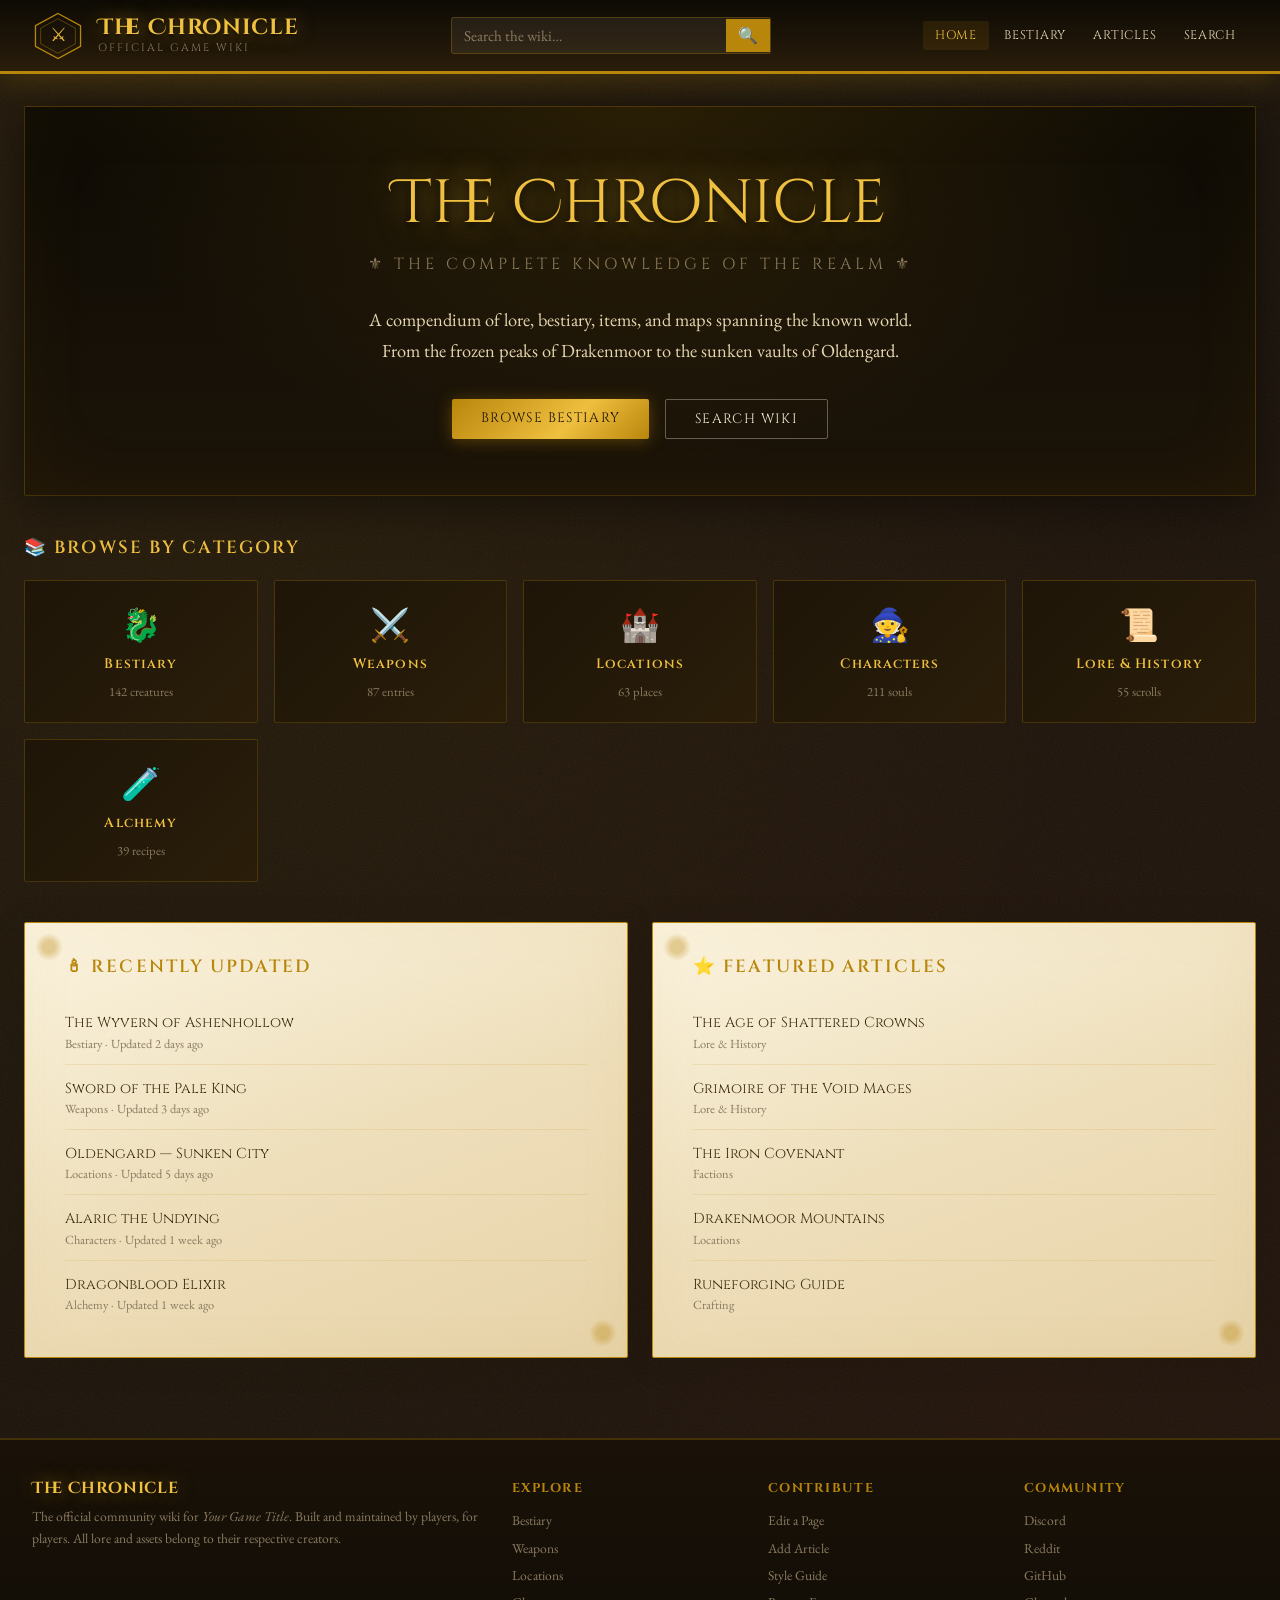
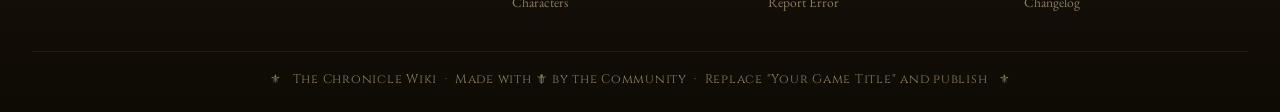
<file: wiki.html>
<!DOCTYPE html>
<html lang="en">
<head>
  <meta charset="UTF-8" />
  <meta name="viewport" content="width=device-width, initial-scale=1.0"/>
  <title>The Chronicle — Game Wiki</title>
  <link href="https://fonts.googleapis.com/css2?family=Cinzel+Decorative:wght@400;700&family=Cinzel:wght@400;600;700&family=EB+Garamond:ital,wght@0,400;0,500;1,400&display=swap" rel="stylesheet"/>
  <style>
    :root {
      --parchment: #f4ead5;
      --parchment-dark: #e8d9b8;
      --ink: #1c1409;
      --ink-light: #3d2e10;
      --gold: #b8860b;
      --gold-light: #d4a017;
      --gold-bright: #f0c040;
      --crimson: #7a1c1c;
      --crimson-light: #a02020;
      --stone: #5a5040;
      --stone-light: #8a7a60;
      --shadow: rgba(28,20,9,0.18);
    }

    *, *::before, *::after { box-sizing: border-box; margin: 0; padding: 0; }

    body {
      font-family: 'EB Garamond', Georgia, serif;
      background-color: #1a1208;
      background-image:
        radial-gradient(ellipse at 20% 20%, rgba(184,134,11,0.07) 0%, transparent 60%),
        radial-gradient(ellipse at 80% 80%, rgba(122,28,28,0.07) 0%, transparent 60%),
        url("data:image/svg+xml,%3Csvg xmlns='http://www.w3.org/2000/svg' width='300' height='300'%3E%3Cfilter id='n'%3E%3CfeTurbulence type='fractalNoise' baseFrequency='0.75' numOctaves='4' stitchTiles='stitch'/%3E%3C/filter%3E%3Crect width='300' height='300' filter='url(%23n)' opacity='0.08'/%3E%3C/svg%3E");
      min-height: 100vh;
      color: var(--ink);
    }

    /* ── HEADER ── */
    #site-header {
      background: linear-gradient(180deg, #0e0b05 0%, #1e1508 60%, #2a1e0a 100%);
      border-bottom: 3px solid var(--gold);
      box-shadow: 0 4px 32px rgba(184,134,11,0.25);
      padding: 0 2rem;
      position: sticky; top: 0; z-index: 100;
    }
    .header-inner {
      max-width: 1300px; margin: 0 auto;
      display: flex; align-items: center; justify-content: space-between;
      gap: 1.5rem; padding: 0.6rem 0;
    }
    .site-logo {
      display: flex; align-items: center; gap: 0.9rem;
      text-decoration: none;
    }
    .logo-emblem {
      width: 52px; height: 52px; flex-shrink: 0;
    }
    .site-title {
      font-family: 'Cinzel Decorative', serif;
      font-size: 1.35rem; font-weight: 700;
      color: var(--gold-bright);
      text-shadow: 0 0 18px rgba(240,192,64,0.5), 0 2px 4px #000;
      letter-spacing: 0.04em; line-height: 1.1;
    }
    .site-subtitle {
      font-family: 'Cinzel', serif;
      font-size: 0.68rem; color: var(--stone-light);
      letter-spacing: 0.18em; text-transform: uppercase;
    }
    .header-search {
      display: flex; align-items: center;
      background: rgba(244,234,213,0.07);
      border: 1px solid rgba(184,134,11,0.3);
      border-radius: 3px; overflow: hidden;
      flex: 0 1 320px;
    }
    .header-search input {
      background: none; border: none; outline: none;
      color: var(--parchment); font-family: 'EB Garamond', serif;
      font-size: 0.95rem; padding: 0.45rem 0.75rem; width: 100%;
    }
    .header-search input::placeholder { color: var(--stone-light); }
    .header-search button {
      background: var(--gold); border: none; cursor: pointer;
      padding: 0.45rem 0.75rem; color: var(--ink); font-size: 1rem;
      transition: background 0.2s;
    }
    .header-search button:hover { background: var(--gold-bright); }
    nav.main-nav { display: flex; gap: 0.2rem; }
    nav.main-nav a {
      font-family: 'Cinzel', serif; font-size: 0.78rem;
      color: var(--parchment-dark); text-decoration: none;
      padding: 0.4rem 0.75rem; border-radius: 2px;
      letter-spacing: 0.06em; text-transform: uppercase;
      transition: color 0.2s, background 0.2s;
    }
    nav.main-nav a:hover, nav.main-nav a.active {
      color: var(--gold-bright); background: rgba(184,134,11,0.12);
    }

    /* ── LAYOUT ── */
    #app { max-width: 1300px; margin: 0 auto; padding: 2rem 1.5rem; }
    .page { display: none; }
    .page.active { display: block; animation: fadeIn 0.35s ease; }
    @keyframes fadeIn { from { opacity:0; transform:translateY(8px); } to { opacity:1; transform:none; } }

    /* ── BREADCRUMB ── */
    .breadcrumb {
      font-family: 'Cinzel', serif; font-size: 0.75rem;
      color: var(--stone-light); margin-bottom: 1.5rem;
      display: flex; align-items: center; gap: 0.5rem;
      letter-spacing: 0.05em;
    }
    .breadcrumb a { color: var(--gold); text-decoration: none; }
    .breadcrumb a:hover { color: var(--gold-bright); }
    .breadcrumb span { color: var(--stone-light); }

    /* ── PARCHMENT CARD ── */
    .parchment {
      background: var(--parchment);
      background-image:
        url("data:image/svg+xml,%3Csvg xmlns='http://www.w3.org/2000/svg' width='200' height='200'%3E%3Cfilter id='p'%3E%3CfeTurbulence type='fractalNoise' baseFrequency='0.5' numOctaves='3' stitchTiles='stitch'/%3E%3C/filter%3E%3Crect width='200' height='200' filter='url(%23p)' opacity='0.06'/%3E%3C/svg%3E"),
        linear-gradient(160deg, #fdf5e0 0%, #f0e0bb 50%, #e8d4a8 100%);
      border: 1px solid var(--gold);
      border-radius: 2px;
      box-shadow: 0 4px 32px var(--shadow), inset 0 0 60px rgba(184,134,11,0.05);
      padding: 2rem 2.5rem;
      position: relative;
    }
    .parchment::before, .parchment::after {
      content: ''; position: absolute;
      width: 28px; height: 28px;
      background: radial-gradient(circle at center, var(--gold) 30%, transparent 70%);
      opacity: 0.35;
    }
    .parchment::before { top: 10px; left: 10px; }
    .parchment::after { bottom: 10px; right: 10px; }

    /* ── DIVIDER ── */
    .ornate-divider {
      text-align: center; margin: 1.5rem 0;
      color: var(--gold); font-size: 1.2rem; letter-spacing: 0.5rem;
      opacity: 0.6;
    }
    .ornate-divider::before, .ornate-divider::after {
      content: ''; display: inline-block;
      width: 80px; height: 1px;
      background: linear-gradient(90deg, transparent, var(--gold), transparent);
      vertical-align: middle; margin: 0 0.75rem;
    }

    /* ════════════════════════════════
       HOME PAGE
    ════════════════════════════════ */
    .home-hero {
      text-align: center; padding: 3.5rem 2rem;
      background: linear-gradient(180deg, #0e0b05 0%, #1c1408 100%);
      border: 1px solid rgba(184,134,11,0.3);
      border-radius: 2px;
      box-shadow: 0 8px 48px rgba(0,0,0,0.5), inset 0 0 80px rgba(184,134,11,0.05);
      margin-bottom: 2.5rem;
      position: relative; overflow: hidden;
    }
    .home-hero::before {
      content: '';
      position: absolute; inset: 0;
      background: radial-gradient(ellipse at 50% 0%, rgba(184,134,11,0.15) 0%, transparent 65%);
      pointer-events: none;
    }
    .hero-title {
      font-family: 'Cinzel Decorative', serif;
      font-size: clamp(2rem, 5vw, 3.8rem);
      color: var(--gold-bright);
      text-shadow: 0 0 30px rgba(240,192,64,0.5), 0 4px 8px #000;
      margin-bottom: 0.5rem; position: relative;
    }
    .hero-subtitle {
      font-family: 'Cinzel', serif; font-size: 1rem;
      color: var(--stone-light); letter-spacing: 0.25em;
      text-transform: uppercase; margin-bottom: 1.8rem;
    }
    .hero-desc {
      font-size: 1.15rem; color: var(--parchment-dark);
      max-width: 560px; margin: 0 auto 2rem; line-height: 1.7;
    }
    .hero-cta {
      display: inline-flex; gap: 1rem; flex-wrap: wrap; justify-content: center;
    }
    .btn {
      font-family: 'Cinzel', serif; font-size: 0.85rem;
      letter-spacing: 0.1em; text-transform: uppercase;
      padding: 0.65rem 1.8rem; border-radius: 2px;
      cursor: pointer; text-decoration: none; border: none;
      transition: all 0.25s; display: inline-block;
    }
    .btn-gold {
      background: linear-gradient(135deg, var(--gold) 0%, var(--gold-bright) 60%, var(--gold) 100%);
      color: var(--ink); box-shadow: 0 2px 16px rgba(184,134,11,0.4);
    }
    .btn-gold:hover { box-shadow: 0 4px 28px rgba(240,192,64,0.55); transform: translateY(-1px); }
    .btn-outline {
      background: transparent; color: var(--parchment);
      border: 1px solid rgba(244,234,213,0.35);
    }
    .btn-outline:hover { border-color: var(--gold); color: var(--gold-bright); background: rgba(184,134,11,0.08); }

    /* Categories grid */
    .section-title {
      font-family: 'Cinzel', serif; font-size: 1.1rem;
      color: var(--gold); letter-spacing: 0.12em; text-transform: uppercase;
      margin-bottom: 1.25rem; font-weight: 600;
    }
    .section-title-dark {
      font-family: 'Cinzel', serif; font-size: 1.1rem;
      color: var(--gold-bright); letter-spacing: 0.12em; text-transform: uppercase;
      margin-bottom: 1.25rem; font-weight: 600;
    }
    .categories-grid {
      display: grid;
      grid-template-columns: repeat(auto-fill, minmax(200px, 1fr));
      gap: 1rem; margin-bottom: 2.5rem;
    }
    .cat-card {
      background: linear-gradient(135deg, #1e1508 0%, #2a1e0a 100%);
      border: 1px solid rgba(184,134,11,0.25);
      border-radius: 2px; padding: 1.4rem 1.2rem;
      text-decoration: none; color: inherit;
      transition: all 0.25s; cursor: pointer;
      display: flex; flex-direction: column; align-items: center;
      gap: 0.6rem; text-align: center;
    }
    .cat-card:hover {
      border-color: var(--gold); background: linear-gradient(135deg, #2a1e0a 0%, #3a2a10 100%);
      transform: translateY(-2px); box-shadow: 0 6px 24px rgba(184,134,11,0.2);
    }
    .cat-icon { font-size: 2rem; }
    .cat-name {
      font-family: 'Cinzel', serif; font-size: 0.85rem;
      color: var(--gold-bright); letter-spacing: 0.08em; font-weight: 600;
    }
    .cat-count { font-size: 0.8rem; color: var(--stone-light); }

    /* Recent articles */
    .two-col { display: grid; grid-template-columns: 1fr 1fr; gap: 1.5rem; }
    @media (max-width: 700px) { .two-col { grid-template-columns: 1fr; } }
    .article-list { list-style: none; }
    .article-list li {
      border-bottom: 1px solid rgba(184,134,11,0.15);
      padding: 0.75rem 0;
    }
    .article-list li:last-child { border-bottom: none; }
    .article-list a {
      font-family: 'Cinzel', serif; font-size: 0.9rem;
      color: var(--ink-light); text-decoration: none;
      transition: color 0.2s;
    }
    .article-list a:hover { color: var(--crimson); }
    .article-list .meta {
      font-size: 0.78rem; color: var(--stone-light); margin-top: 0.15rem;
    }

    /* ════════════════════════════════
       CATEGORY PAGE
    ════════════════════════════════ */
    .category-header {
      display: flex; align-items: flex-start; gap: 1.5rem;
      margin-bottom: 2rem;
    }
    .category-icon-lg {
      font-size: 3.5rem; flex-shrink: 0;
      filter: drop-shadow(0 2px 8px rgba(184,134,11,0.3));
    }
    .category-title {
      font-family: 'Cinzel Decorative', serif;
      font-size: clamp(1.4rem, 3vw, 2.2rem);
      color: var(--crimson); margin-bottom: 0.3rem;
      text-shadow: 1px 1px 0 rgba(255,255,255,0.3);
    }
    .category-desc { font-size: 1rem; line-height: 1.7; color: var(--ink-light); }

    .entry-grid {
      display: grid;
      grid-template-columns: repeat(auto-fill, minmax(260px, 1fr));
      gap: 1.2rem; margin-top: 1.5rem;
    }
    .entry-card {
      background: linear-gradient(160deg, #fdf5e0 0%, #eedfc0 100%);
      border: 1px solid var(--gold); border-radius: 2px;
      padding: 1.2rem 1.3rem; cursor: pointer;
      transition: all 0.25s; position: relative;
    }
    .entry-card:hover {
      transform: translateY(-2px);
      box-shadow: 0 6px 24px var(--shadow);
      border-color: var(--crimson);
    }
    .entry-card-title {
      font-family: 'Cinzel', serif; font-size: 1rem;
      color: var(--crimson); font-weight: 600; margin-bottom: 0.4rem;
    }
    .entry-card-excerpt {
      font-size: 0.88rem; color: var(--ink-light); line-height: 1.5;
    }
    .entry-card-tag {
      display: inline-block; margin-top: 0.6rem;
      font-family: 'Cinzel', serif; font-size: 0.68rem;
      color: var(--stone); letter-spacing: 0.1em; text-transform: uppercase;
      border: 1px solid var(--stone-light); padding: 0.1rem 0.45rem; border-radius: 2px;
    }

    /* ════════════════════════════════
       ARTICLE PAGE
    ════════════════════════════════ */
    .article-layout {
      display: grid; grid-template-columns: 1fr 280px; gap: 2rem;
    }
    @media (max-width: 900px) { .article-layout { grid-template-columns: 1fr; } }

    .article-title {
      font-family: 'Cinzel Decorative', serif;
      font-size: clamp(1.5rem, 3.5vw, 2.4rem);
      color: var(--crimson); margin-bottom: 0.5rem;
      line-height: 1.2;
      text-shadow: 1px 1px 0 rgba(255,255,255,0.4);
    }
    .article-meta {
      font-family: 'Cinzel', serif; font-size: 0.75rem;
      color: var(--stone-light); letter-spacing: 0.08em;
      margin-bottom: 1.5rem; display: flex; gap: 1.2rem; flex-wrap: wrap;
    }
    .article-body { font-size: 1.05rem; line-height: 1.85; color: var(--ink); }
    .article-body p { margin-bottom: 1.1rem; }
    .article-body h2 {
      font-family: 'Cinzel', serif; font-size: 1.2rem;
      color: var(--crimson); margin: 2rem 0 0.75rem;
      padding-bottom: 0.4rem; border-bottom: 1px solid rgba(122,28,28,0.2);
    }
    .article-body h3 {
      font-family: 'Cinzel', serif; font-size: 1rem;
      color: var(--ink-light); margin: 1.5rem 0 0.5rem;
    }
    .article-body ul { padding-left: 1.5rem; margin-bottom: 1rem; }
    .article-body li { margin-bottom: 0.35rem; }
    .article-body blockquote {
      border-left: 3px solid var(--gold);
      padding: 0.5rem 1rem; margin: 1.5rem 0;
      background: rgba(184,134,11,0.06);
      font-style: italic; color: var(--ink-light);
    }

    /* Infobox */
    .infobox {
      background: linear-gradient(160deg, #fdf5e0 0%, #eedfc0 100%);
      border: 2px solid var(--gold); border-radius: 2px;
      overflow: hidden; font-size: 0.88rem;
    }
    .infobox-title {
      background: linear-gradient(135deg, var(--crimson) 0%, var(--crimson-light) 100%);
      color: #fff; font-family: 'Cinzel', serif;
      font-size: 0.9rem; font-weight: 700;
      text-align: center; padding: 0.6rem 1rem;
      letter-spacing: 0.08em; text-transform: uppercase;
    }
    .infobox-image {
      width: 100%; height: 160px;
      background: linear-gradient(135deg, #2a1e0a 0%, #1a0e04 100%);
      display: flex; align-items: center; justify-content: center;
      font-size: 5rem;
    }
    .infobox table { width: 100%; border-collapse: collapse; }
    .infobox td {
      padding: 0.45rem 0.75rem;
      border-bottom: 1px solid rgba(184,134,11,0.15);
      vertical-align: top;
    }
    .infobox td:first-child {
      font-family: 'Cinzel', serif; font-size: 0.75rem;
      font-weight: 700; color: var(--stone); white-space: nowrap;
      letter-spacing: 0.04em; width: 40%;
    }
    .infobox td:last-child { color: var(--ink-light); }

    /* Sidebar */
    .sidebar-widget {
      background: linear-gradient(160deg, #fdf5e0 0%, #eedfc0 100%);
      border: 1px solid var(--gold); border-radius: 2px;
      padding: 1.2rem; margin-bottom: 1.2rem;
    }
    .sidebar-widget-title {
      font-family: 'Cinzel', serif; font-size: 0.8rem;
      color: var(--crimson); font-weight: 700;
      letter-spacing: 0.1em; text-transform: uppercase;
      margin-bottom: 0.75rem; padding-bottom: 0.4rem;
      border-bottom: 1px solid rgba(122,28,28,0.2);
    }
    .toc { list-style: none; }
    .toc li { margin-bottom: 0.3rem; }
    .toc a {
      font-family: 'Cinzel', serif; font-size: 0.8rem;
      color: var(--ink-light); text-decoration: none;
      display: flex; align-items: center; gap: 0.4rem;
      transition: color 0.2s;
    }
    .toc a:hover { color: var(--crimson); }
    .toc a::before { content: '§'; color: var(--gold); font-size: 0.7rem; }

    .related-list { list-style: none; }
    .related-list li { margin-bottom: 0.4rem; }
    .related-list a {
      font-size: 0.88rem; color: var(--crimson);
      text-decoration: none; transition: color 0.2s;
    }
    .related-list a:hover { color: var(--crimson-light); text-decoration: underline; }

    /* Tags */
    .tags { display: flex; flex-wrap: wrap; gap: 0.4rem; margin-top: 1.5rem; }
    .tag {
      font-family: 'Cinzel', serif; font-size: 0.72rem;
      border: 1px solid var(--stone-light); color: var(--stone);
      padding: 0.18rem 0.55rem; border-radius: 2px;
      letter-spacing: 0.06em; text-transform: uppercase; cursor: pointer;
      transition: all 0.2s;
    }
    .tag:hover { border-color: var(--crimson); color: var(--crimson); }

    /* ════════════════════════════════
       SEARCH PAGE
    ════════════════════════════════ */
    .search-hero {
      background: linear-gradient(160deg, #fdf5e0 0%, #eedfc0 100%);
      border: 1px solid var(--gold); padding: 2rem 2.5rem;
      margin-bottom: 2rem; border-radius: 2px;
    }
    .search-bar-lg {
      display: flex; margin-top: 1rem;
      border: 2px solid var(--gold); border-radius: 2px; overflow: hidden;
    }
    .search-bar-lg input {
      flex: 1; padding: 0.75rem 1rem;
      font-family: 'EB Garamond', serif; font-size: 1.1rem;
      border: none; outline: none; background: var(--parchment);
      color: var(--ink);
    }
    .search-bar-lg button {
      background: var(--gold); border: none; padding: 0.75rem 1.5rem;
      font-family: 'Cinzel', serif; font-size: 0.85rem;
      letter-spacing: 0.08em; cursor: pointer; color: var(--ink);
      transition: background 0.2s;
    }
    .search-bar-lg button:hover { background: var(--gold-bright); }
    .search-result {
      border-bottom: 1px solid rgba(184,134,11,0.2);
      padding: 1.2rem 0;
    }
    .search-result:last-child { border-bottom: none; }
    .search-result h3 {
      font-family: 'Cinzel', serif; font-size: 1rem;
      color: var(--crimson); margin-bottom: 0.25rem; cursor: pointer;
    }
    .search-result h3:hover { text-decoration: underline; }
    .search-result p { font-size: 0.9rem; color: var(--ink-light); line-height: 1.6; }
    .search-result .tag { margin-top: 0.4rem; }

    /* ════════════════════════════════
       FOOTER
    ════════════════════════════════ */
    footer {
      background: linear-gradient(180deg, #1a1208 0%, #0e0b05 100%);
      border-top: 2px solid rgba(184,134,11,0.3);
      padding: 2.5rem 2rem 1.5rem;
      margin-top: 3rem;
    }
    .footer-inner {
      max-width: 1300px; margin: 0 auto;
      display: grid; grid-template-columns: 2fr 1fr 1fr 1fr;
      gap: 2rem; margin-bottom: 2rem;
    }
    @media (max-width: 800px) {
      .footer-inner { grid-template-columns: 1fr 1fr; }
    }
    .footer-brand .site-title { font-size: 1rem; margin-bottom: 0.5rem; display: block; }
    .footer-brand p { font-size: 0.85rem; color: var(--stone-light); line-height: 1.6; }
    .footer-col h4 {
      font-family: 'Cinzel', serif; font-size: 0.8rem;
      color: var(--gold); letter-spacing: 0.1em;
      text-transform: uppercase; margin-bottom: 0.75rem;
    }
    .footer-col ul { list-style: none; }
    .footer-col li { margin-bottom: 0.4rem; }
    .footer-col a {
      font-size: 0.85rem; color: var(--stone-light);
      text-decoration: none; transition: color 0.2s;
    }
    .footer-col a:hover { color: var(--gold-bright); }
    .footer-bottom {
      text-align: center; font-size: 0.78rem; color: var(--stone-light);
      border-top: 1px solid rgba(184,134,11,0.15); padding-top: 1.2rem;
      font-family: 'Cinzel', serif; letter-spacing: 0.06em;
    }

    /* ── scrollbar ── */
    ::-webkit-scrollbar { width: 8px; }
    ::-webkit-scrollbar-track { background: #0e0b05; }
    ::-webkit-scrollbar-thumb { background: var(--gold); border-radius: 4px; }

    /* ── responsive nav ── */
    @media (max-width: 768px) {
      nav.main-nav { display: none; }
      .header-search { flex: 1; }
    }
  </style>
</head>
<body>

<!-- ══════════════ HEADER ══════════════ -->
<header id="site-header">
  <div class="header-inner">
    <a class="site-logo" onclick="showPage('home')" style="cursor:pointer">
      <svg class="logo-emblem" viewBox="0 0 60 60" fill="none" xmlns="http://www.w3.org/2000/svg">
        <polygon points="30,4 56,18 56,42 30,56 4,42 4,18" fill="none" stroke="#b8860b" stroke-width="1.5"/>
        <polygon points="30,10 50,21 50,39 30,50 10,39 10,21" fill="none" stroke="#d4a017" stroke-width="0.8" opacity="0.5"/>
        <text x="30" y="36" text-anchor="middle" font-family="serif" font-size="22" fill="#f0c040">⚔</text>
      </svg>
      <div>
        <div class="site-title">The Chronicle</div>
        <div class="site-subtitle">Official Game Wiki</div>
      </div>
    </a>
    <div class="header-search">
      <input type="text" placeholder="Search the wiki…" id="searchInput" onkeydown="if(event.key==='Enter')showPage('search')"/>
      <button onclick="showPage('search')">🔍</button>
    </div>
    <nav class="main-nav">
      <a onclick="showPage('home')" class="active" id="nav-home">Home</a>
      <a onclick="showPage('category')" id="nav-category">Bestiary</a>
      <a onclick="showPage('article')" id="nav-article">Articles</a>
      <a onclick="showPage('search')" id="nav-search">Search</a>
    </nav>
  </div>
</header>

<!-- ══════════════ MAIN ══════════════ -->
<main id="app">

  <!-- ─────────── HOME PAGE ─────────── -->
  <div class="page active" id="page-home">
    <div class="home-hero">
      <div class="hero-title">The Chronicle</div>
      <div class="hero-subtitle">⚜ The Complete Knowledge of the Realm ⚜</div>
      <p class="hero-desc">
        A compendium of lore, bestiary, items, and maps spanning the known world. From the frozen peaks of Drakenmoor to the sunken vaults of Oldengard.
      </p>
      <div class="hero-cta">
        <a class="btn btn-gold" onclick="showPage('category')">Browse Bestiary</a>
        <a class="btn btn-outline" onclick="showPage('search')">Search Wiki</a>
      </div>
    </div>

    <!-- Categories -->
    <p class="section-title-dark">📚 Browse by Category</p>
    <div class="categories-grid">
      <div class="cat-card" onclick="showPage('category')">
        <div class="cat-icon">🐉</div>
        <div class="cat-name">Bestiary</div>
        <div class="cat-count">142 creatures</div>
      </div>
      <div class="cat-card" onclick="showPage('category')">
        <div class="cat-icon">⚔️</div>
        <div class="cat-name">Weapons</div>
        <div class="cat-count">87 entries</div>
      </div>
      <div class="cat-card" onclick="showPage('category')">
        <div class="cat-icon">🏰</div>
        <div class="cat-name">Locations</div>
        <div class="cat-count">63 places</div>
      </div>
      <div class="cat-card" onclick="showPage('category')">
        <div class="cat-icon">🧙</div>
        <div class="cat-name">Characters</div>
        <div class="cat-count">211 souls</div>
      </div>
      <div class="cat-card" onclick="showPage('category')">
        <div class="cat-icon">📜</div>
        <div class="cat-name">Lore & History</div>
        <div class="cat-count">55 scrolls</div>
      </div>
      <div class="cat-card" onclick="showPage('category')">
        <div class="cat-icon">🧪</div>
        <div class="cat-name">Alchemy</div>
        <div class="cat-count">39 recipes</div>
      </div>
    </div>

    <!-- Recent + Featured -->
    <div class="two-col">
      <div class="parchment">
        <p class="section-title">🕯 Recently Updated</p>
        <ul class="article-list">
          <li>
            <a onclick="showPage('article')">The Wyvern of Ashenhollow</a>
            <div class="meta">Bestiary · Updated 2 days ago</div>
          </li>
          <li>
            <a onclick="showPage('article')">Sword of the Pale King</a>
            <div class="meta">Weapons · Updated 3 days ago</div>
          </li>
          <li>
            <a onclick="showPage('article')">Oldengard — Sunken City</a>
            <div class="meta">Locations · Updated 5 days ago</div>
          </li>
          <li>
            <a onclick="showPage('article')">Alaric the Undying</a>
            <div class="meta">Characters · Updated 1 week ago</div>
          </li>
          <li>
            <a onclick="showPage('article')">Dragonblood Elixir</a>
            <div class="meta">Alchemy · Updated 1 week ago</div>
          </li>
        </ul>
      </div>
      <div class="parchment">
        <p class="section-title">⭐ Featured Articles</p>
        <ul class="article-list">
          <li>
            <a onclick="showPage('article')">The Age of Shattered Crowns</a>
            <div class="meta">Lore & History</div>
          </li>
          <li>
            <a onclick="showPage('article')">Grimoire of the Void Mages</a>
            <div class="meta">Lore & History</div>
          </li>
          <li>
            <a onclick="showPage('article')">The Iron Covenant</a>
            <div class="meta">Factions</div>
          </li>
          <li>
            <a onclick="showPage('article')">Drakenmoor Mountains</a>
            <div class="meta">Locations</div>
          </li>
          <li>
            <a onclick="showPage('article')">Runeforging Guide</a>
            <div class="meta">Crafting</div>
          </li>
        </ul>
      </div>
    </div>
  </div>

  <!-- ─────────── CATEGORY PAGE ─────────── -->
  <div class="page" id="page-category">
    <div class="breadcrumb">
      <a onclick="showPage('home')">Home</a>
      <span>›</span>
      <span>Bestiary</span>
    </div>
    <div class="parchment">
      <div class="category-header">
        <div class="category-icon-lg">🐉</div>
        <div>
          <div class="category-title">Bestiary</div>
          <div class="category-desc">
            A complete catalogue of the creatures that roam the realm — from the lowly Bograt of the Ashfen marshes to the ancient Worldserpent that sleeps beneath the Cradle Sea. Each entry details weaknesses, loot, and lore gathered by hunters and scholars alike.
          </div>
        </div>
      </div>
      <div class="ornate-divider">✦ ✦ ✦</div>
      <p class="section-title">All Creatures <span style="font-weight:400;color:var(--stone-light);font-size:0.85rem;">(142 entries)</span></p>
      <div class="entry-grid">
        <div class="entry-card" onclick="showPage('article')">
          <div class="entry-card-title">🐺 Duskwolf</div>
          <div class="entry-card-excerpt">Pack predators native to the Wolfmere Forest. Highly intelligent, they coordinate ambushes with eerie precision.</div>
          <span class="entry-card-tag">Beast</span>
        </div>
        <div class="entry-card" onclick="showPage('article')">
          <div class="entry-card-title">🕷 Ironspider</div>
          <div class="entry-card-excerpt">Enormous arachnids whose legs are reinforced with natural iron deposits. Found in the deep mines of Coppergate.</div>
          <span class="entry-card-tag">Aberration</span>
        </div>
        <div class="entry-card" onclick="showPage('article')">
          <div class="entry-card-title">🐉 Wyvern of Ashenhollow</div>
          <div class="entry-card-excerpt">A fearsome winged reptile that nests in dormant volcanoes, breathing a toxic ash cloud over its prey.</div>
          <span class="entry-card-tag">Dragon-kin</span>
        </div>
        <div class="entry-card" onclick="showPage('article')">
          <div class="entry-card-title">💀 Plague Wraith</div>
          <div class="entry-card-excerpt">Undead spirits born from battlefield pestilence. Their touch spreads the Black Rot to the living.</div>
          <span class="entry-card-tag">Undead</span>
        </div>
        <div class="entry-card" onclick="showPage('article')">
          <div class="entry-card-title">🦅 Stormtalon</div>
          <div class="entry-card-excerpt">Massive raptors that nest at the peaks of Drakenmoor, riding lightning currents to strike from above.</div>
          <span class="entry-card-tag">Beast</span>
        </div>
        <div class="entry-card" onclick="showPage('article')">
          <div class="entry-card-title">🧟 Barrow King</div>
          <div class="entry-card-excerpt">An ancient warlord bound to eternal undeath, ruling lesser undead from his sunken throne in the Ashfen.</div>
          <span class="entry-card-tag">Boss · Undead</span>
        </div>
      </div>
    </div>
  </div>

  <!-- ─────────── ARTICLE PAGE ─────────── -->
  <div class="page" id="page-article">
    <div class="breadcrumb">
      <a onclick="showPage('home')">Home</a>
      <span>›</span>
      <a onclick="showPage('category')">Bestiary</a>
      <span>›</span>
      <span>Wyvern of Ashenhollow</span>
    </div>
    <div class="article-layout">
      <!-- Main content -->
      <div class="parchment">
        <h1 class="article-title">Wyvern of Ashenhollow</h1>
        <div class="article-meta">
          <span>📂 Bestiary / Dragon-kin</span>
          <span>🕯 Updated: March 2026</span>
          <span>👁 4,821 views</span>
        </div>
        <div class="ornate-divider">⚜</div>
        <div class="article-body">
          <p>
            The <strong>Wyvern of Ashenhollow</strong> is a large draconic predator endemic to the volcanic highlands of the Ashenhollow region, northeast of the Cradle Sea. Unlike its true dragon cousins, a Wyvern possesses only two legs and relies on its powerful wings as forelimbs, granting it extraordinary aerial agility at the cost of ground stability.
          </p>

          <h2>Description</h2>
          <p>
            Adults measure roughly eighteen feet from snout to tail-tip, with a wingspan approaching forty feet. Their scales shift between charcoal grey and deep crimson depending on body temperature — a reliable indicator of imminent breath attack. The eyes are amber-gold and capable of seeing clearly through volcanic ash clouds.
          </p>
          <blockquote>
            "Do not mistake the silence of its approach for mercy. The Wyvern stills its wings only when it has already chosen you as prey." — <em>Aldric of the Hunters' Compact, Field Notes Vol. III</em>
          </blockquote>

          <h2>Behaviour</h2>
          <p>
            Wyverns are solitary and fiercely territorial. A single specimen may claim a range of fifty square leagues around its nest-caldera. They are primarily nocturnal hunters, though volcanic activity or encroachment on their territory will provoke daytime aggression. Younger wyverns are far more erratic and dangerous in their aggression than elder specimens, who have learned patience.
          </p>

          <h2>Combat</h2>
          <p>Hunters facing a Wyvern should be prepared for three primary attack patterns:</p>
          <ul>
            <li><strong>Ash Shroud</strong> — exhales a billowing cloud of toxic ash, obscuring vision and poisoning the lungs. Move upwind immediately.</li>
            <li><strong>Tail Sweep</strong> — uses its barbed tail as a flail in a wide arc. The barbs carry paralytic venom; even a graze can immobilise a limb.</li>
            <li><strong>Dive Strike</strong> — climbs to high altitude then folds wings into a near-vertical plunge, striking with full body weight.</li>
          </ul>

          <h2>Weaknesses</h2>
          <p>
            The underbelly scales are significantly thinner than the dorsal armour. Ice-aligned weapons deal bonus damage, and the creature is notably sluggish in cold weather. Its eyes are sensitive to bright light — a Sunburst sigil or Flash Flask will stagger it momentarily, creating an opening.
          </p>

          <h2>Loot</h2>
          <p>
            Slain Wyverns may yield <em>Ashen Scale</em> (crafting material), <em>Wyvern Barb</em> (alchemical reagent), <em>Ember Heart</em> (rare drop, required for Dragonblood Elixir), and <em>Wyvern Wing Membrane</em> (used in advanced gliding gear).
          </p>
        </div>
        <div class="tags">
          <span class="tag">Dragon-kin</span>
          <span class="tag">Boss</span>
          <span class="tag">Ashenhollow</span>
          <span class="tag">Venomous</span>
          <span class="tag">Flying</span>
        </div>
      </div>

      <!-- Sidebar -->
      <aside>
        <div class="infobox">
          <div class="infobox-title">Wyvern of Ashenhollow</div>
          <div class="infobox-image">🐉</div>
          <table>
            <tr><td>Type</td><td>Dragon-kin</td></tr>
            <tr><td>Region</td><td>Ashenhollow Highlands</td></tr>
            <tr><td>Threat Level</td><td>⚠️ Extreme</td></tr>
            <tr><td>Health</td><td>4,800 HP</td></tr>
            <tr><td>Weakness</td><td>Ice, Bright Light</td></tr>
            <tr><td>Resistance</td><td>Fire, Poison</td></tr>
            <tr><td>Drops</td><td>Ashen Scale, Ember Heart</td></tr>
            <tr><td>XP Reward</td><td>3,200 XP</td></tr>
          </table>
        </div>

        <div class="sidebar-widget">
          <div class="sidebar-widget-title">Table of Contents</div>
          <ul class="toc">
            <li><a href="#">Description</a></li>
            <li><a href="#">Behaviour</a></li>
            <li><a href="#">Combat</a></li>
            <li><a href="#">Weaknesses</a></li>
            <li><a href="#">Loot</a></li>
          </ul>
        </div>

        <div class="sidebar-widget">
          <div class="sidebar-widget-title">Related Articles</div>
          <ul class="related-list">
            <li><a onclick="showPage('article')">Dragonblood Elixir</a></li>
            <li><a onclick="showPage('article')">Ashenhollow Region</a></li>
            <li><a onclick="showPage('article')">Ember Heart (item)</a></li>
            <li><a onclick="showPage('article')">Hunters' Compact</a></li>
            <li><a onclick="showPage('article')">Dragon-kin (category)</a></li>
          </ul>
        </div>
      </aside>
    </div>
  </div>

  <!-- ─────────── SEARCH PAGE ─────────── -->
  <div class="page" id="page-search">
    <div class="breadcrumb">
      <a onclick="showPage('home')">Home</a>
      <span>›</span>
      <span>Search</span>
    </div>
    <div class="search-hero">
      <p class="section-title">🔍 Search the Wiki</p>
      <div class="search-bar-lg">
        <input type="text" placeholder="Search creatures, items, locations, lore…" value="wyvern"/>
        <button>Search</button>
      </div>
    </div>
    <div class="parchment">
      <p class="section-title" style="margin-bottom:1.5rem;">Results for <em>"wyvern"</em> — 4 entries found</p>
      <div class="search-result">
        <h3 onclick="showPage('article')">Wyvern of Ashenhollow</h3>
        <p>A fearsome draconic predator endemic to the volcanic highlands of the Ashenhollow region. Extremely dangerous; breath attack delivers toxic ash.</p>
        <span class="tag">Bestiary</span> <span class="tag">Dragon-kin</span>
      </div>
      <div class="search-result">
        <h3 onclick="showPage('article')">Wyvern Scale Armour</h3>
        <p>Heavy armour crafted from the dorsal scales of an Ashenhollow Wyvern. Grants high fire resistance and a bonus to intimidation.</p>
        <span class="tag">Equipment</span>
      </div>
      <div class="search-result">
        <h3 onclick="showPage('article')">Wyvern Barb (Reagent)</h3>
        <p>A paralytic alchemical reagent harvested from the tail barbs of a Wyvern. Key ingredient in the Serpent's Stasis potion.</p>
        <span class="tag">Alchemy</span>
      </div>
      <div class="search-result">
        <h3 onclick="showPage('article')">The Wyvern Rider of Keldrath (Lore)</h3>
        <p>A historical account of the legendary Keldrath Wyvern Riders, an order of knights who bonded with juvenile wyverns in the Second Age.</p>
        <span class="tag">Lore</span>
      </div>
    </div>
  </div>

</main>

<!-- ══════════════ FOOTER ══════════════ -->
<footer>
  <div class="footer-inner">
    <div class="footer-brand">
      <span class="site-title" style="color:var(--gold-bright);font-family:'Cinzel Decorative',serif;">The Chronicle</span>
      <p>The official community wiki for <em>Your Game Title</em>. Built and maintained by players, for players. All lore and assets belong to their respective creators.</p>
    </div>
    <div class="footer-col">
      <h4>Explore</h4>
      <ul>
        <li><a onclick="showPage('category')">Bestiary</a></li>
        <li><a onclick="showPage('category')">Weapons</a></li>
        <li><a onclick="showPage('category')">Locations</a></li>
        <li><a onclick="showPage('category')">Characters</a></li>
      </ul>
    </div>
    <div class="footer-col">
      <h4>Contribute</h4>
      <ul>
        <li><a href="#">Edit a Page</a></li>
        <li><a href="#">Add Article</a></li>
        <li><a href="#">Style Guide</a></li>
        <li><a href="#">Report Error</a></li>
      </ul>
    </div>
    <div class="footer-col">
      <h4>Community</h4>
      <ul>
        <li><a href="#">Discord</a></li>
        <li><a href="#">Reddit</a></li>
        <li><a href="#">GitHub</a></li>
        <li><a href="#">Changelog</a></li>
      </ul>
    </div>
  </div>
  <div class="footer-bottom">
    ⚜ &nbsp; The Chronicle Wiki &nbsp;·&nbsp; Made with 🗡 by the Community &nbsp;·&nbsp; Replace "Your Game Title" and publish &nbsp; ⚜
  </div>
</footer>

<script>
  function showPage(id) {
    document.querySelectorAll('.page').forEach(p => p.classList.remove('active'));
    document.querySelectorAll('nav.main-nav a').forEach(a => a.classList.remove('active'));
    document.getElementById('page-' + id).classList.add('active');
    const navEl = document.getElementById('nav-' + id);
    if (navEl) navEl.classList.add('active');
    window.scrollTo({ top: 0, behavior: 'smooth' });
  }
</script>
</body>
</html>
</file>
